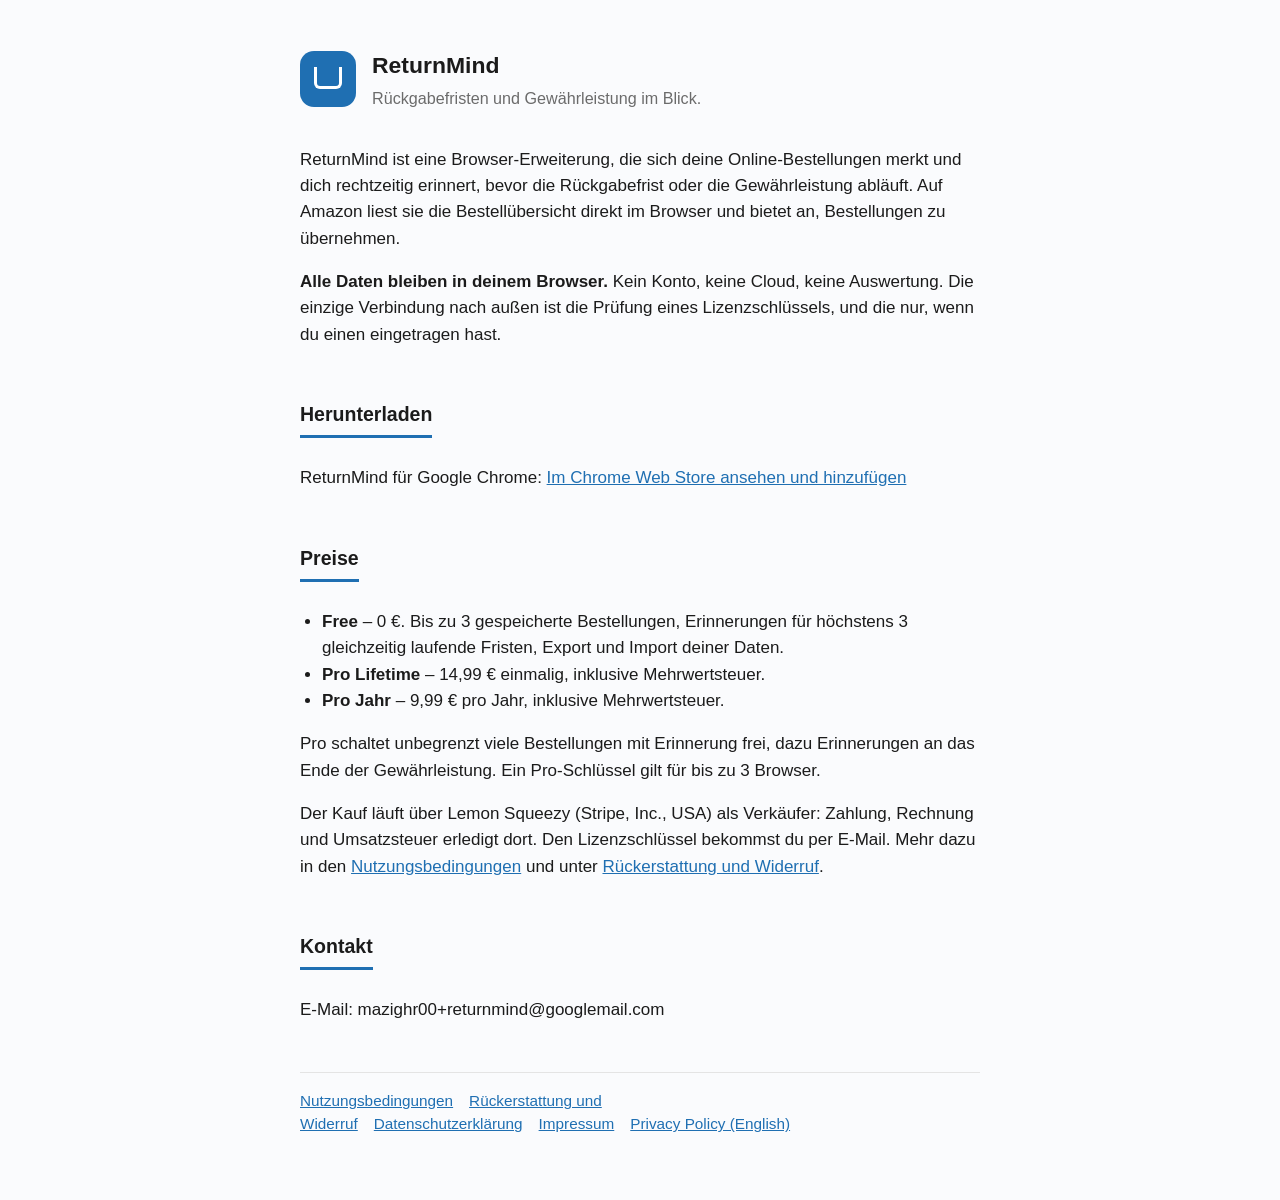
<file: index.html>
<!doctype html>
<html lang="de">
<head>
<meta charset="utf-8">
<meta name="viewport" content="width=device-width, initial-scale=1">
<title>ReturnMind – Rückgabefristen und Gewährleistung im Blick</title>
<link rel="stylesheet" href="style.css">
</head>
<body>
<main>
  <header>
    <div class="mark" aria-hidden="true"></div>
    <div><h1><a href="index.html">ReturnMind</a></h1><p>Rückgabefristen und Gewährleistung im Blick.</p></div>
  </header>

  <p>ReturnMind ist eine Browser-Erweiterung, die sich deine Online-Bestellungen merkt und dich rechtzeitig erinnert, bevor die Rückgabefrist oder die Gewährleistung abläuft. Auf Amazon liest sie die Bestellübersicht direkt im Browser und bietet an, Bestellungen zu übernehmen.</p>
  <p><strong>Alle Daten bleiben in deinem Browser.</strong> Kein Konto, keine Cloud, keine Auswertung. Die einzige Verbindung nach außen ist die Prüfung eines Lizenzschlüssels, und die nur, wenn du einen eingetragen hast.</p>

  <h2>Herunterladen</h2>
  <p>ReturnMind für Google Chrome: <a href="https://chromewebstore.google.com/detail/returnmind/chacfckommkieendpbabmgeegkioldlp">Im Chrome Web Store ansehen und hinzufügen</a></p>

  <h2>Preise</h2>
  <ul>
    <li><strong>Free</strong> – 0&nbsp;€. Bis zu 3 gespeicherte Bestellungen, Erinnerungen für höchstens 3 gleichzeitig laufende Fristen, Export und Import deiner Daten.</li>
    <li><strong>Pro Lifetime</strong> – 14,99&nbsp;€ einmalig, inklusive Mehrwertsteuer.</li>
    <li><strong>Pro Jahr</strong> – 9,99&nbsp;€ pro Jahr, inklusive Mehrwertsteuer.</li>
  </ul>
  <p>Pro schaltet unbegrenzt viele Bestellungen mit Erinnerung frei, dazu Erinnerungen an das Ende der Gewährleistung. Ein Pro-Schlüssel gilt für bis zu 3 Browser.</p>
  <p>Der Kauf läuft über Lemon Squeezy (Stripe, Inc., USA) als Verkäufer: Zahlung, Rechnung und Umsatzsteuer erledigt dort. Den Lizenzschlüssel bekommst du per E-Mail. Mehr dazu in den <a href="nutzungsbedingungen.html">Nutzungsbedingungen</a> und unter <a href="rueckerstattung.html">Rückerstattung und Widerruf</a>.</p>

  <h2>Kontakt</h2>
  <p>E-Mail: mazighr00+returnmind@googlemail.com</p>

  <footer>
    <nav><a href="nutzungsbedingungen.html">Nutzungsbedingungen</a><a href="rueckerstattung.html">Rückerstattung und Widerruf</a><a href="datenschutz.html">Datenschutzerklärung</a><a href="impressum.html">Impressum</a><a href="privacy.html">Privacy Policy (English)</a></nav>
  </footer>
</main>
</body>
</html>
</file>
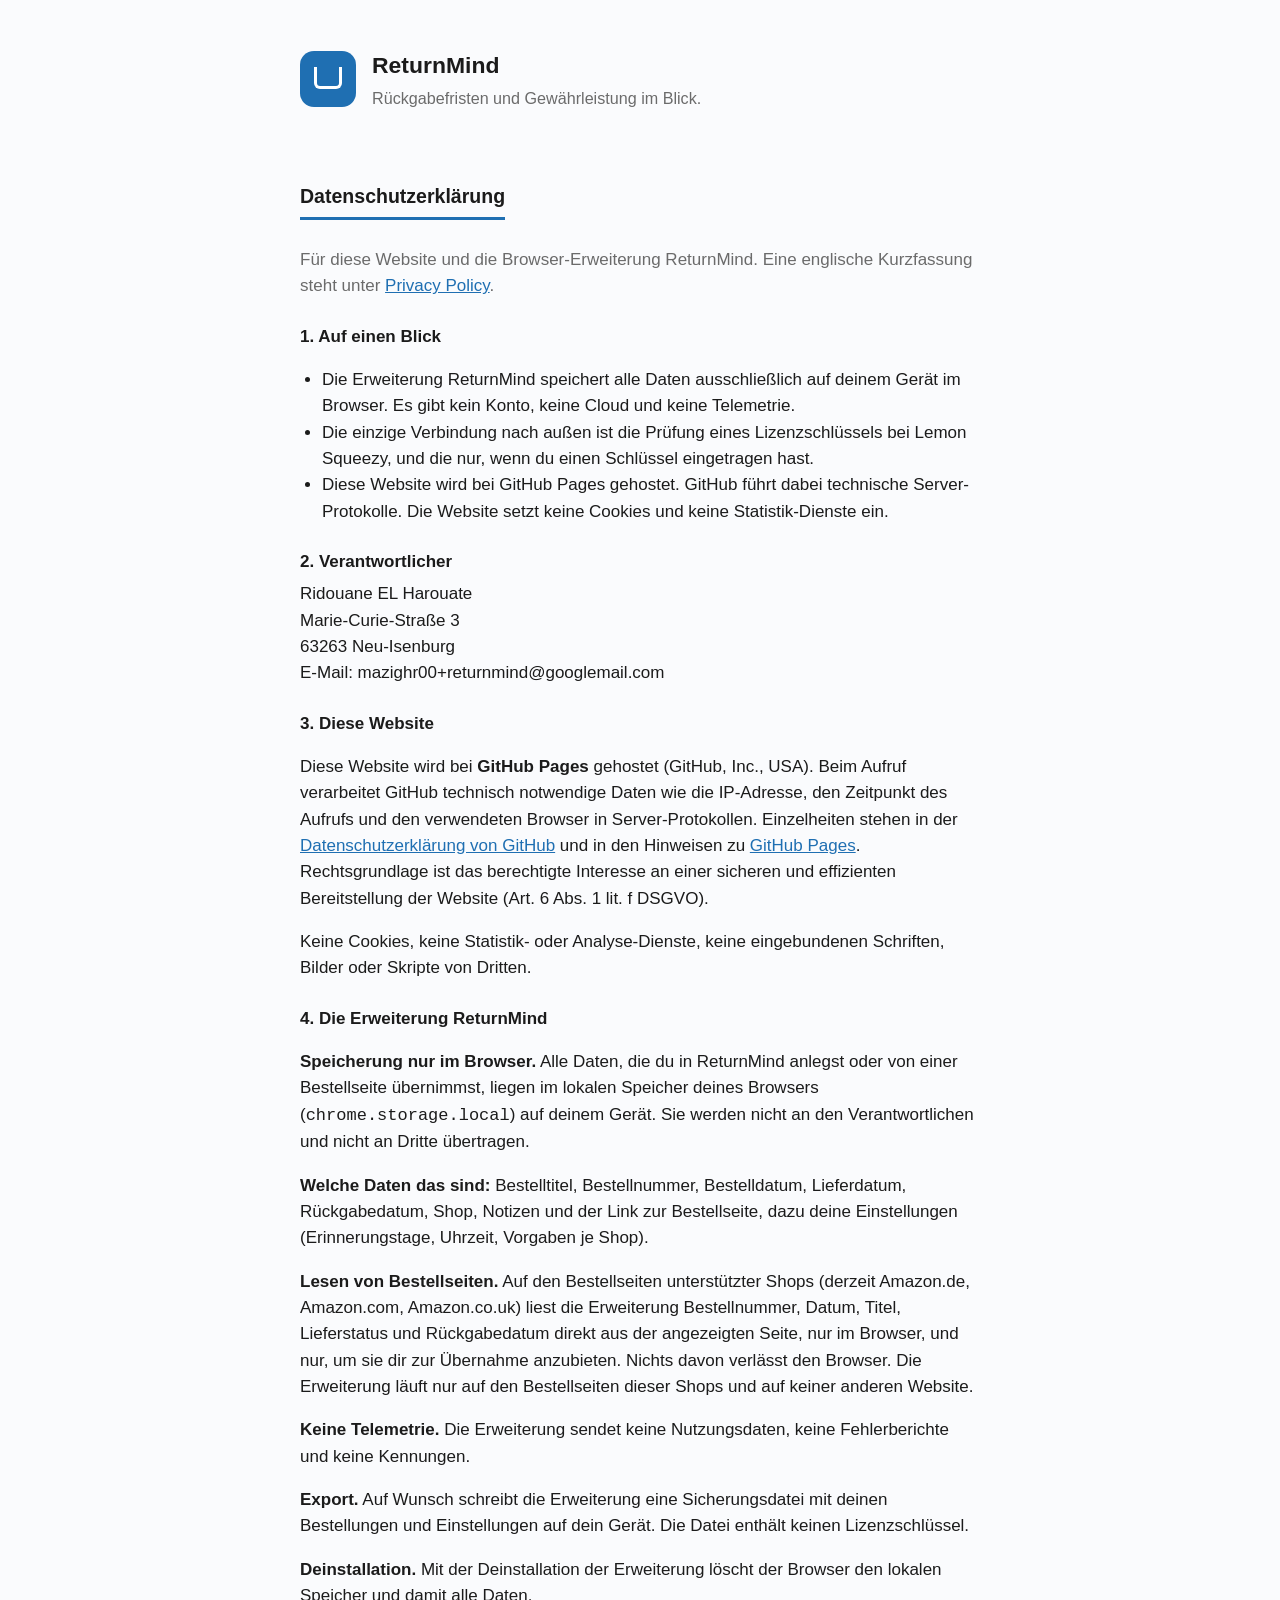
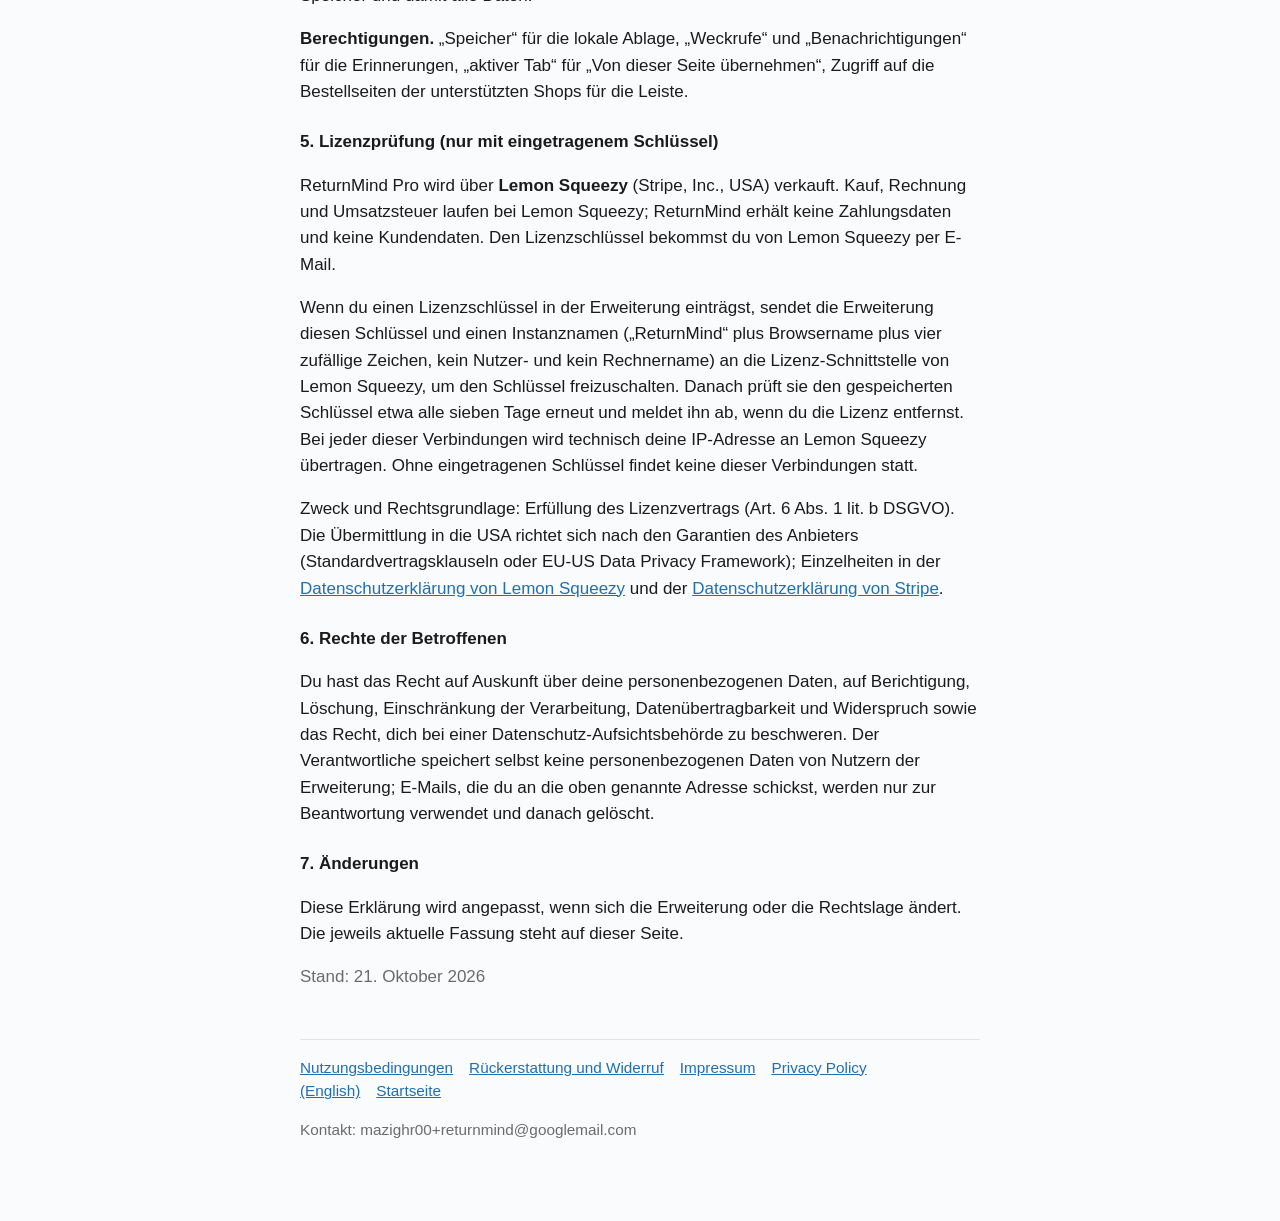
<file: datenschutz.html>
<!doctype html>
<html lang="de">
<head>
<meta charset="utf-8">
<meta name="viewport" content="width=device-width, initial-scale=1">
<meta name="robots" content="noindex">
<title>Datenschutzerklärung – ReturnMind</title>
<link rel="stylesheet" href="style.css">
</head>
<body>
<main>
  <header>
    <div class="mark" aria-hidden="true"></div>
    <div><h1><a href="index.html">ReturnMind</a></h1><p>Rückgabefristen und Gewährleistung im Blick.</p></div>
  </header>

  <h2>Datenschutzerklärung</h2>
  <p class="muted">Für diese Website und die Browser-Erweiterung ReturnMind. Eine englische Kurzfassung steht unter <a href="privacy.html">Privacy Policy</a>.</p>

  <h3>1. Auf einen Blick</h3>
  <ul>
    <li>Die Erweiterung ReturnMind speichert alle Daten ausschließlich auf deinem Gerät im Browser. Es gibt kein Konto, keine Cloud und keine Telemetrie.</li>
    <li>Die einzige Verbindung nach außen ist die Prüfung eines Lizenzschlüssels bei Lemon Squeezy, und die nur, wenn du einen Schlüssel eingetragen hast.</li>
    <li>Diese Website wird bei GitHub Pages gehostet. GitHub führt dabei technische Server-Protokolle. Die Website setzt keine Cookies und keine Statistik-Dienste ein.</li>
  </ul>

  <h3>2. Verantwortlicher</h3>
  <address>
    Ridouane EL Harouate<br>
    Marie-Curie-Straße 3<br>
    63263 Neu-Isenburg<br>
    E-Mail: mazighr00+returnmind@googlemail.com
  </address>

  <h3>3. Diese Website</h3>
  <p>Diese Website wird bei <strong>GitHub Pages</strong> gehostet (GitHub, Inc., USA). Beim Aufruf verarbeitet GitHub technisch notwendige Daten wie die IP-Adresse, den Zeitpunkt des Aufrufs und den verwendeten Browser in Server-Protokollen. Einzelheiten stehen in der <a href="https://docs.github.com/site-policy/privacy-policies/github-general-privacy-statement">Datenschutzerklärung von GitHub</a> und in den Hinweisen zu <a href="https://docs.github.com/en/pages/getting-started-with-github-pages/what-is-github-pages#data-collection">GitHub Pages</a>. Rechtsgrundlage ist das berechtigte Interesse an einer sicheren und effizienten Bereitstellung der Website (Art. 6 Abs. 1 lit. f DSGVO).</p>
  <p>Keine Cookies, keine Statistik- oder Analyse-Dienste, keine eingebundenen Schriften, Bilder oder Skripte von Dritten.</p>

  <h3>4. Die Erweiterung ReturnMind</h3>
  <p><strong>Speicherung nur im Browser.</strong> Alle Daten, die du in ReturnMind anlegst oder von einer Bestellseite übernimmst, liegen im lokalen Speicher deines Browsers (<code>chrome.storage.local</code>) auf deinem Gerät. Sie werden nicht an den Verantwortlichen und nicht an Dritte übertragen.</p>
  <p><strong>Welche Daten das sind:</strong> Bestelltitel, Bestellnummer, Bestelldatum, Lieferdatum, Rückgabedatum, Shop, Notizen und der Link zur Bestellseite, dazu deine Einstellungen (Erinnerungstage, Uhrzeit, Vorgaben je Shop).</p>
  <p><strong>Lesen von Bestellseiten.</strong> Auf den Bestellseiten unterstützter Shops (derzeit Amazon.de, Amazon.com, Amazon.co.uk) liest die Erweiterung Bestellnummer, Datum, Titel, Lieferstatus und Rückgabedatum direkt aus der angezeigten Seite, nur im Browser, und nur, um sie dir zur Übernahme anzubieten. Nichts davon verlässt den Browser. Die Erweiterung läuft nur auf den Bestellseiten dieser Shops und auf keiner anderen Website.</p>
  <p><strong>Keine Telemetrie.</strong> Die Erweiterung sendet keine Nutzungsdaten, keine Fehlerberichte und keine Kennungen.</p>
  <p><strong>Export.</strong> Auf Wunsch schreibt die Erweiterung eine Sicherungsdatei mit deinen Bestellungen und Einstellungen auf dein Gerät. Die Datei enthält keinen Lizenzschlüssel.</p>
  <p><strong>Deinstallation.</strong> Mit der Deinstallation der Erweiterung löscht der Browser den lokalen Speicher und damit alle Daten.</p>
  <p><strong>Berechtigungen.</strong> „Speicher“ für die lokale Ablage, „Weckrufe“ und „Benachrichtigungen“ für die Erinnerungen, „aktiver Tab“ für „Von dieser Seite übernehmen“, Zugriff auf die Bestellseiten der unterstützten Shops für die Leiste.</p>

  <h3>5. Lizenzprüfung (nur mit eingetragenem Schlüssel)</h3>
  <p>ReturnMind Pro wird über <strong>Lemon Squeezy</strong> (Stripe, Inc., USA) verkauft. Kauf, Rechnung und Umsatzsteuer laufen bei Lemon Squeezy; ReturnMind erhält keine Zahlungsdaten und keine Kundendaten. Den Lizenzschlüssel bekommst du von Lemon Squeezy per E-Mail.</p>
  <p>Wenn du einen Lizenzschlüssel in der Erweiterung einträgst, sendet die Erweiterung diesen Schlüssel und einen Instanznamen („ReturnMind“ plus Browsername plus vier zufällige Zeichen, kein Nutzer- und kein Rechnername) an die Lizenz-Schnittstelle von Lemon Squeezy, um den Schlüssel freizuschalten. Danach prüft sie den gespeicherten Schlüssel etwa alle sieben Tage erneut und meldet ihn ab, wenn du die Lizenz entfernst. Bei jeder dieser Verbindungen wird technisch deine IP-Adresse an Lemon Squeezy übertragen. Ohne eingetragenen Schlüssel findet keine dieser Verbindungen statt.</p>
  <p>Zweck und Rechtsgrundlage: Erfüllung des Lizenzvertrags (Art. 6 Abs. 1 lit. b DSGVO). Die Übermittlung in die USA richtet sich nach den Garantien des Anbieters (Standardvertragsklauseln oder EU-US Data Privacy Framework); Einzelheiten in der <a href="https://www.lemonsqueezy.com/privacy">Datenschutzerklärung von Lemon Squeezy</a> und der <a href="https://stripe.com/privacy">Datenschutzerklärung von Stripe</a>.</p>

  <h3>6. Rechte der Betroffenen</h3>
  <p>Du hast das Recht auf Auskunft über deine personenbezogenen Daten, auf Berichtigung, Löschung, Einschränkung der Verarbeitung, Datenübertragbarkeit und Widerspruch sowie das Recht, dich bei einer Datenschutz-Aufsichtsbehörde zu beschweren. Der Verantwortliche speichert selbst keine personenbezogenen Daten von Nutzern der Erweiterung; E-Mails, die du an die oben genannte Adresse schickst, werden nur zur Beantwortung verwendet und danach gelöscht.</p>

  <h3>7. Änderungen</h3>
  <p>Diese Erklärung wird angepasst, wenn sich die Erweiterung oder die Rechtslage ändert. Die jeweils aktuelle Fassung steht auf dieser Seite.</p>
  <p class="muted">Stand: 21. Oktober 2026</p>

  <footer>
    <nav><a href="nutzungsbedingungen.html">Nutzungsbedingungen</a><a href="rueckerstattung.html">Rückerstattung und Widerruf</a><a href="impressum.html">Impressum</a><a href="privacy.html">Privacy Policy (English)</a><a href="index.html">Startseite</a></nav>
    <p>Kontakt: mazighr00+returnmind@googlemail.com</p>
  </footer>
</main>
</body>
</html>
</file>
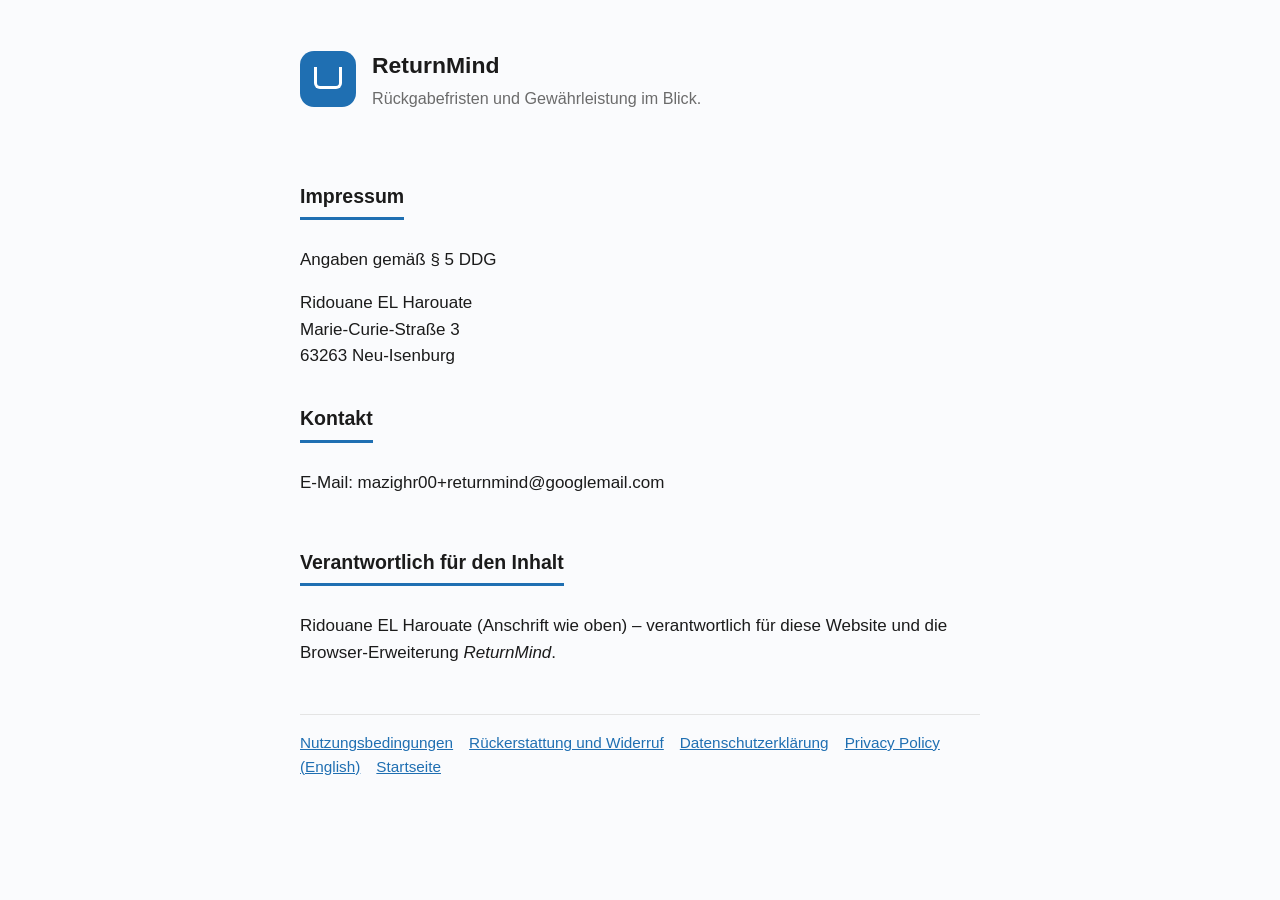
<file: impressum.html>
<!doctype html>
<html lang="de">
<head>
<meta charset="utf-8">
<meta name="viewport" content="width=device-width, initial-scale=1">
<meta name="robots" content="noindex">
<title>Impressum – ReturnMind</title>
<link rel="stylesheet" href="style.css">
</head>
<body>
<main>
  <header>
    <div class="mark" aria-hidden="true"></div>
    <div><h1><a href="index.html">ReturnMind</a></h1><p>Rückgabefristen und Gewährleistung im Blick.</p></div>
  </header>

  <h2>Impressum</h2>
  <p>Angaben gemäß § 5 DDG</p>
  <address>
    Ridouane EL Harouate<br>
    Marie-Curie-Straße 3<br>
    63263 Neu-Isenburg
  </address>

  <h2>Kontakt</h2>
  <p>E-Mail: mazighr00+returnmind@googlemail.com</p>

  <h2>Verantwortlich für den Inhalt</h2>
  <p>Ridouane EL Harouate (Anschrift wie oben) – verantwortlich für diese Website und die Browser-Erweiterung <em>ReturnMind</em>.</p>

  <footer>
    <nav><a href="nutzungsbedingungen.html">Nutzungsbedingungen</a><a href="rueckerstattung.html">Rückerstattung und Widerruf</a><a href="datenschutz.html">Datenschutzerklärung</a><a href="privacy.html">Privacy Policy (English)</a><a href="index.html">Startseite</a></nav>
  </footer>
</main>
</body>
</html>
</file>
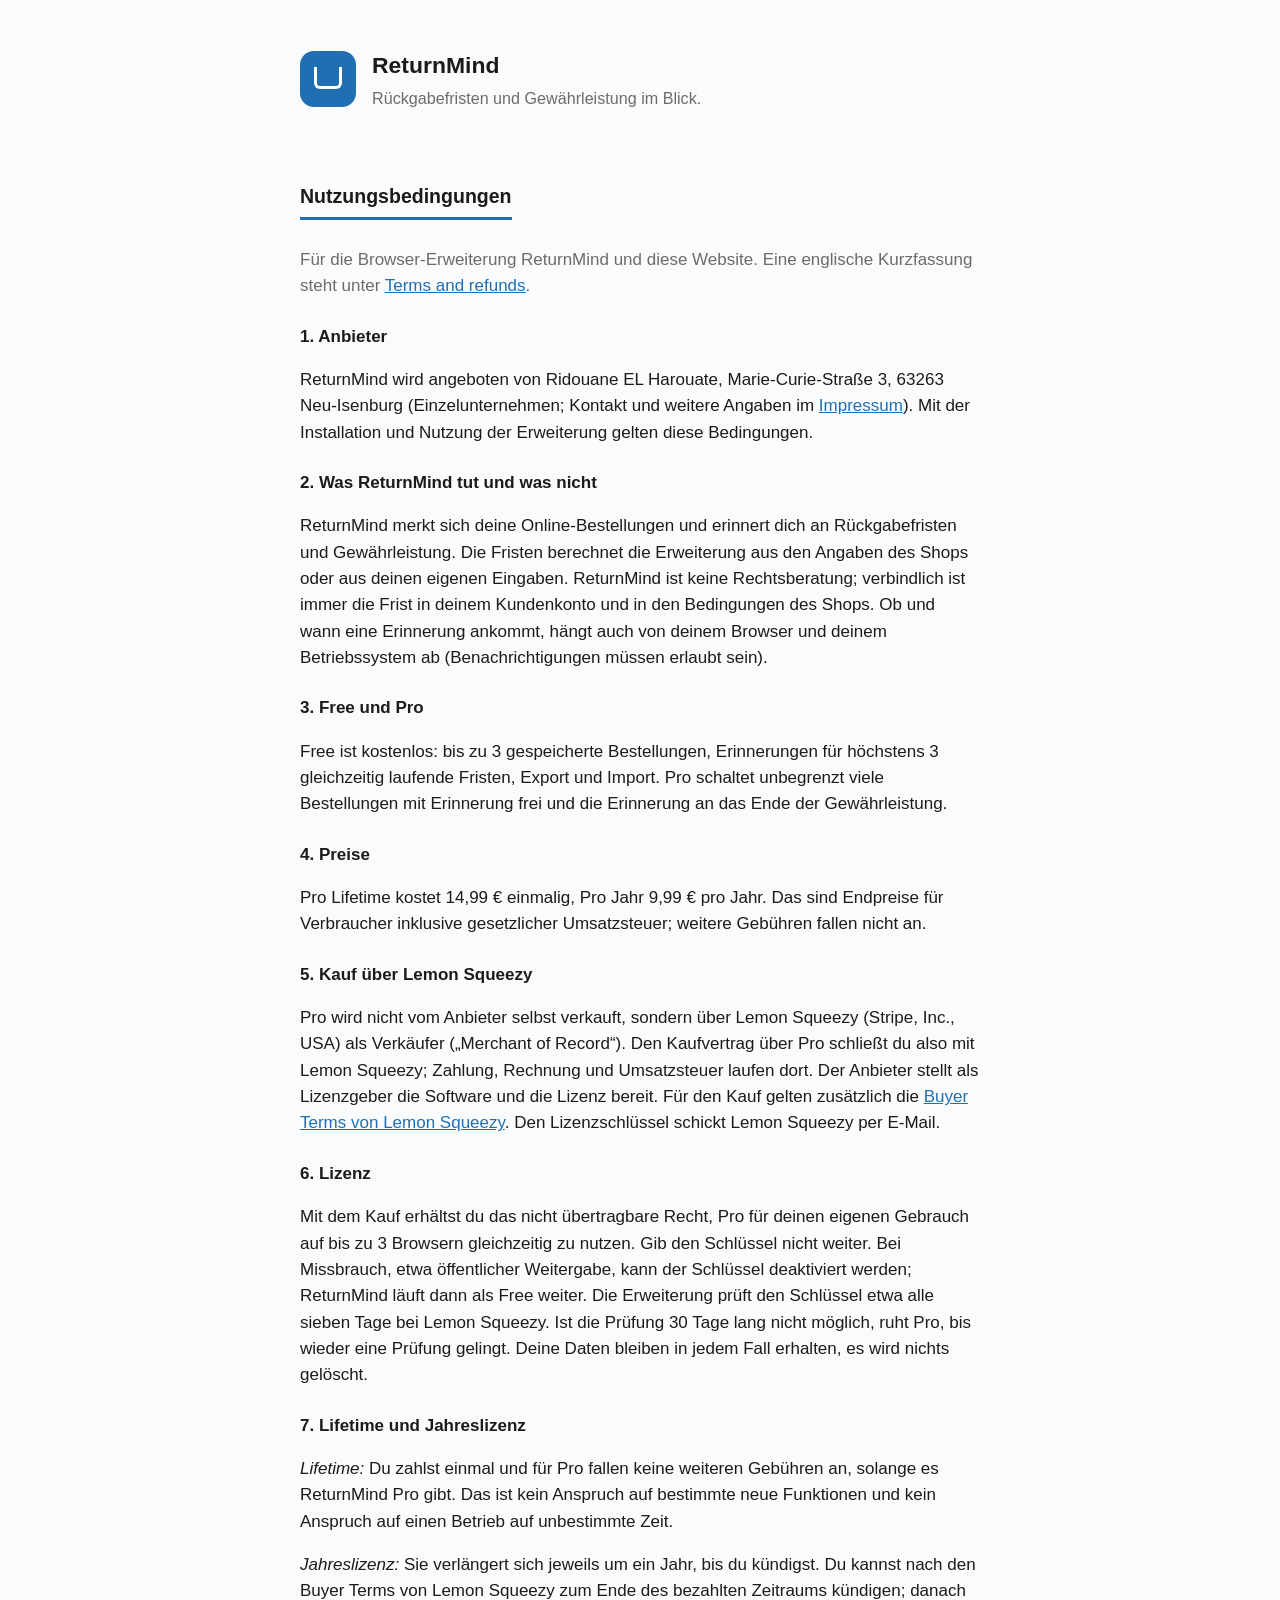
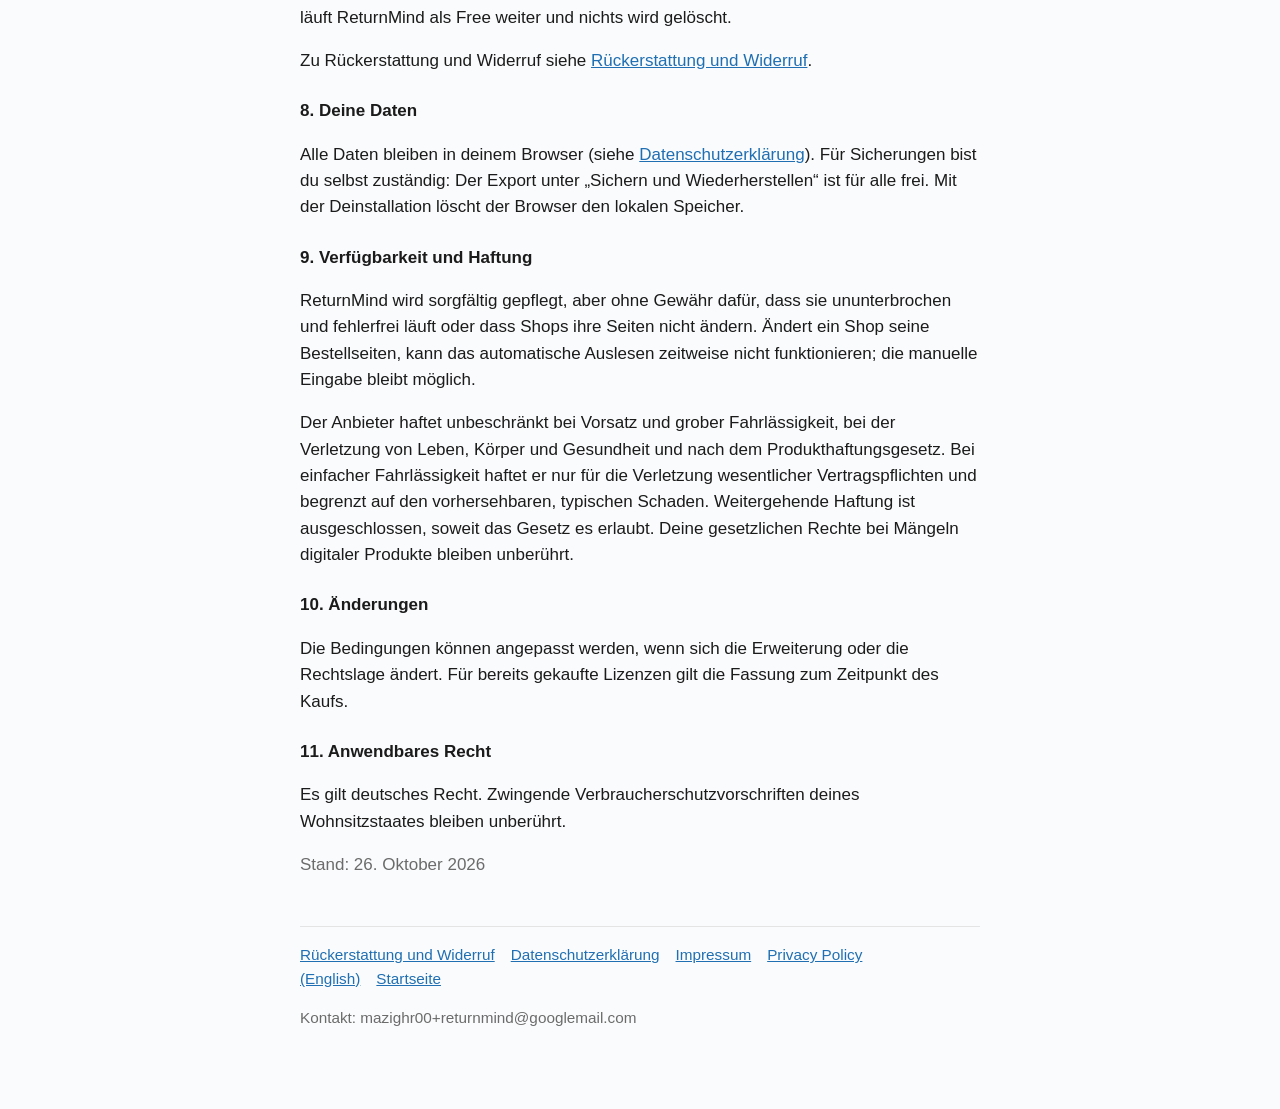
<file: nutzungsbedingungen.html>
<!doctype html>
<html lang="de">
<head>
<meta charset="utf-8">
<meta name="viewport" content="width=device-width, initial-scale=1">
<meta name="robots" content="noindex">
<title>Nutzungsbedingungen – ReturnMind</title>
<link rel="stylesheet" href="style.css">
</head>
<body>
<main>
  <header>
    <div class="mark" aria-hidden="true"></div>
    <div><h1><a href="index.html">ReturnMind</a></h1><p>Rückgabefristen und Gewährleistung im Blick.</p></div>
  </header>

  <h2>Nutzungsbedingungen</h2>
  <p class="muted">Für die Browser-Erweiterung ReturnMind und diese Website. Eine englische Kurzfassung steht unter <a href="terms.html">Terms and refunds</a>.</p>

  <h3>1. Anbieter</h3>
  <p>ReturnMind wird angeboten von Ridouane EL Harouate, Marie-Curie-Straße 3, 63263 Neu-Isenburg (Einzelunternehmen; Kontakt und weitere Angaben im <a href="impressum.html">Impressum</a>). Mit der Installation und Nutzung der Erweiterung gelten diese Bedingungen.</p>

  <h3>2. Was ReturnMind tut und was nicht</h3>
  <p>ReturnMind merkt sich deine Online-Bestellungen und erinnert dich an Rückgabefristen und Gewährleistung. Die Fristen berechnet die Erweiterung aus den Angaben des Shops oder aus deinen eigenen Eingaben. ReturnMind ist keine Rechtsberatung; verbindlich ist immer die Frist in deinem Kundenkonto und in den Bedingungen des Shops. Ob und wann eine Erinnerung ankommt, hängt auch von deinem Browser und deinem Betriebssystem ab (Benachrichtigungen müssen erlaubt sein).</p>

  <h3>3. Free und Pro</h3>
  <p>Free ist kostenlos: bis zu 3 gespeicherte Bestellungen, Erinnerungen für höchstens 3 gleichzeitig laufende Fristen, Export und Import. Pro schaltet unbegrenzt viele Bestellungen mit Erinnerung frei und die Erinnerung an das Ende der Gewährleistung.</p>

  <h3>4. Preise</h3>
  <p>Pro Lifetime kostet 14,99&nbsp;€ einmalig, Pro Jahr 9,99&nbsp;€ pro Jahr. Das sind Endpreise für Verbraucher inklusive gesetzlicher Umsatzsteuer; weitere Gebühren fallen nicht an.</p>

  <h3>5. Kauf über Lemon Squeezy</h3>
  <p>Pro wird nicht vom Anbieter selbst verkauft, sondern über Lemon Squeezy (Stripe, Inc., USA) als Verkäufer („Merchant of Record“). Den Kaufvertrag über Pro schließt du also mit Lemon Squeezy; Zahlung, Rechnung und Umsatzsteuer laufen dort. Der Anbieter stellt als Lizenzgeber die Software und die Lizenz bereit. Für den Kauf gelten zusätzlich die <a href="https://www.lemonsqueezy.com/buyer-terms">Buyer Terms von Lemon Squeezy</a>. Den Lizenzschlüssel schickt Lemon Squeezy per E-Mail.</p>

  <h3>6. Lizenz</h3>
  <p>Mit dem Kauf erhältst du das nicht übertragbare Recht, Pro für deinen eigenen Gebrauch auf bis zu 3 Browsern gleichzeitig zu nutzen. Gib den Schlüssel nicht weiter. Bei Missbrauch, etwa öffentlicher Weitergabe, kann der Schlüssel deaktiviert werden; ReturnMind läuft dann als Free weiter. Die Erweiterung prüft den Schlüssel etwa alle sieben Tage bei Lemon Squeezy. Ist die Prüfung 30 Tage lang nicht möglich, ruht Pro, bis wieder eine Prüfung gelingt. Deine Daten bleiben in jedem Fall erhalten, es wird nichts gelöscht.</p>

  <h3>7. Lifetime und Jahreslizenz</h3>
  <p><em>Lifetime:</em> Du zahlst einmal und für Pro fallen keine weiteren Gebühren an, solange es ReturnMind Pro gibt. Das ist kein Anspruch auf bestimmte neue Funktionen und kein Anspruch auf einen Betrieb auf unbestimmte Zeit.</p>
  <p><em>Jahreslizenz:</em> Sie verlängert sich jeweils um ein Jahr, bis du kündigst. Du kannst nach den Buyer Terms von Lemon Squeezy zum Ende des bezahlten Zeitraums kündigen; danach läuft ReturnMind als Free weiter und nichts wird gelöscht.</p>
  <p>Zu Rückerstattung und Widerruf siehe <a href="rueckerstattung.html">Rückerstattung und Widerruf</a>.</p>

  <h3>8. Deine Daten</h3>
  <p>Alle Daten bleiben in deinem Browser (siehe <a href="datenschutz.html">Datenschutzerklärung</a>). Für Sicherungen bist du selbst zuständig: Der Export unter „Sichern und Wiederherstellen“ ist für alle frei. Mit der Deinstallation löscht der Browser den lokalen Speicher.</p>

  <h3>9. Verfügbarkeit und Haftung</h3>
  <p>ReturnMind wird sorgfältig gepflegt, aber ohne Gewähr dafür, dass sie ununterbrochen und fehlerfrei läuft oder dass Shops ihre Seiten nicht ändern. Ändert ein Shop seine Bestellseiten, kann das automatische Auslesen zeitweise nicht funktionieren; die manuelle Eingabe bleibt möglich.</p>
  <p>Der Anbieter haftet unbeschränkt bei Vorsatz und grober Fahrlässigkeit, bei der Verletzung von Leben, Körper und Gesundheit und nach dem Produkthaftungsgesetz. Bei einfacher Fahrlässigkeit haftet er nur für die Verletzung wesentlicher Vertragspflichten und begrenzt auf den vorhersehbaren, typischen Schaden. Weitergehende Haftung ist ausgeschlossen, soweit das Gesetz es erlaubt. Deine gesetzlichen Rechte bei Mängeln digitaler Produkte bleiben unberührt.</p>

  <h3>10. Änderungen</h3>
  <p>Die Bedingungen können angepasst werden, wenn sich die Erweiterung oder die Rechtslage ändert. Für bereits gekaufte Lizenzen gilt die Fassung zum Zeitpunkt des Kaufs.</p>

  <h3>11. Anwendbares Recht</h3>
  <p>Es gilt deutsches Recht. Zwingende Verbraucherschutzvorschriften deines Wohnsitzstaates bleiben unberührt.</p>
  <p class="muted">Stand: 26. Oktober 2026</p>

  <footer>
    <nav><a href="rueckerstattung.html">Rückerstattung und Widerruf</a><a href="datenschutz.html">Datenschutzerklärung</a><a href="impressum.html">Impressum</a><a href="privacy.html">Privacy Policy (English)</a><a href="index.html">Startseite</a></nav>
    <p>Kontakt: mazighr00+returnmind@googlemail.com</p>
  </footer>
</main>
</body>
</html>
</file>
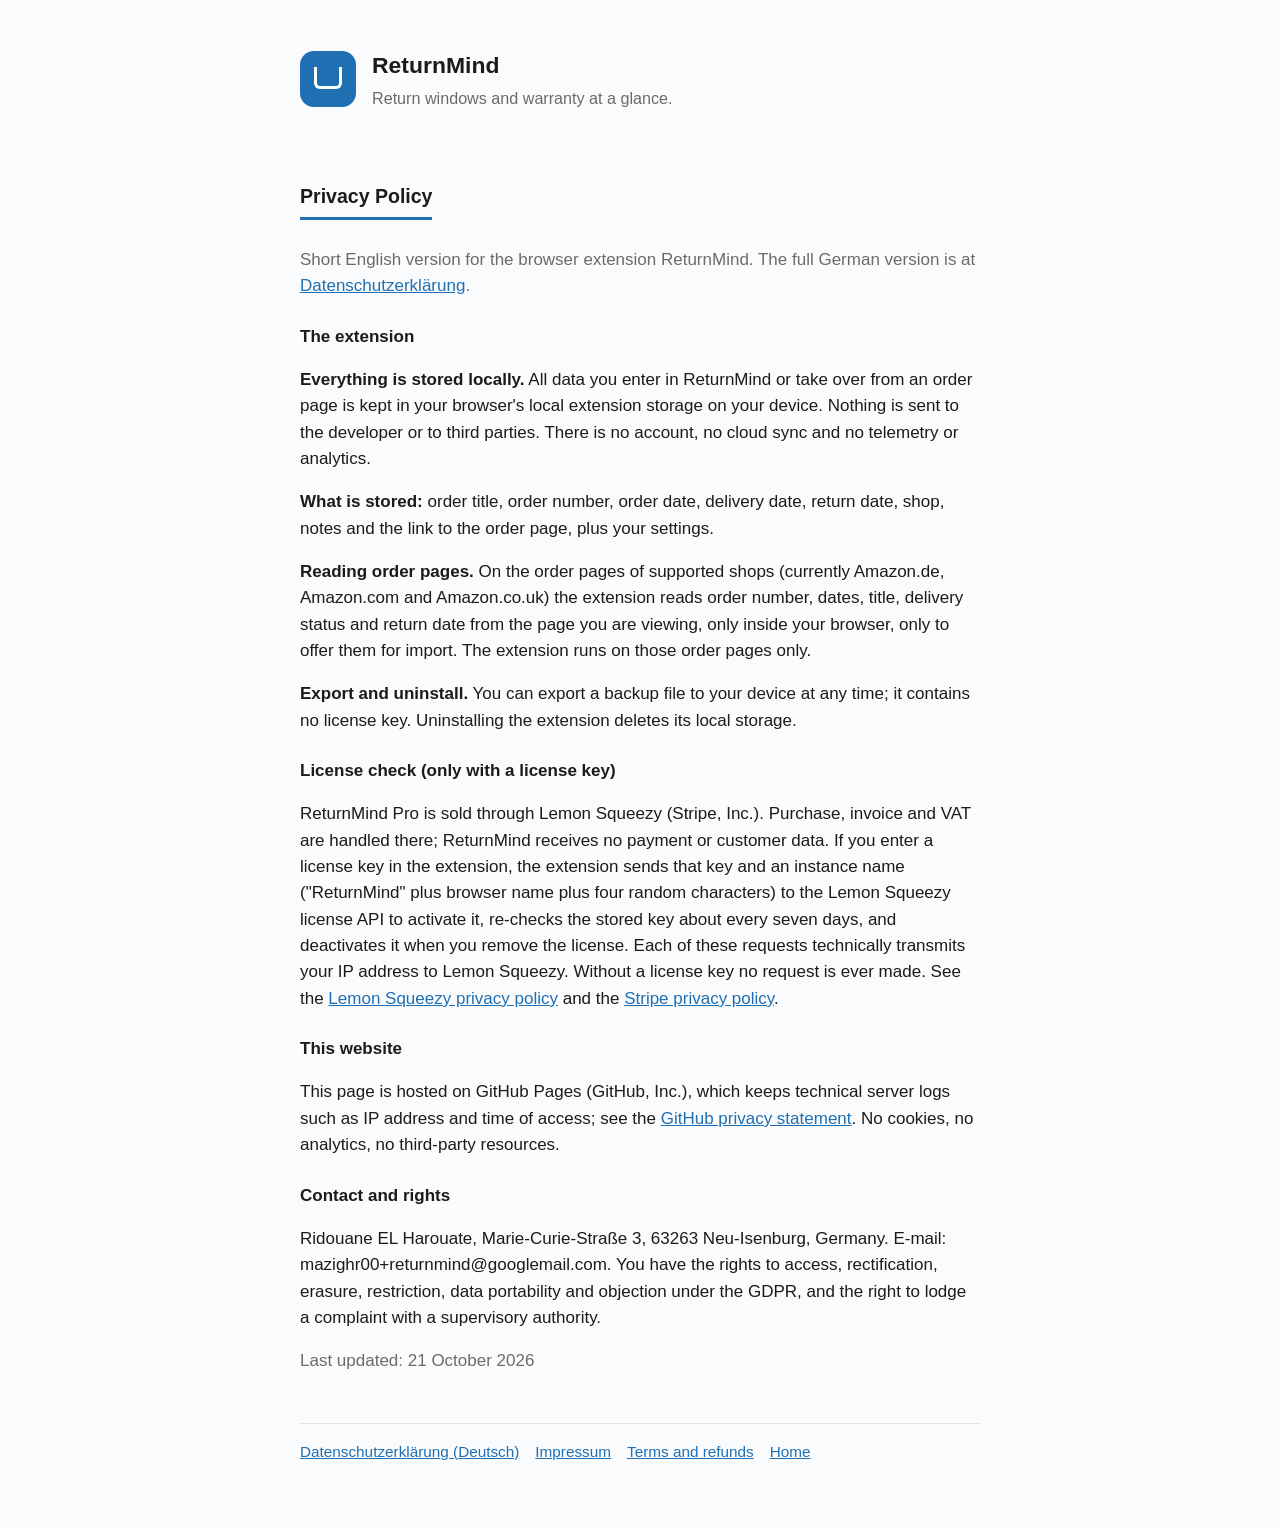
<file: privacy.html>
<!doctype html>
<html lang="en">
<head>
<meta charset="utf-8">
<meta name="viewport" content="width=device-width, initial-scale=1">
<meta name="robots" content="noindex">
<title>Privacy Policy – ReturnMind</title>
<link rel="stylesheet" href="style.css">
</head>
<body>
<main>
  <header>
    <div class="mark" aria-hidden="true"></div>
    <div><h1><a href="index.html">ReturnMind</a></h1><p>Return windows and warranty at a glance.</p></div>
  </header>

  <h2>Privacy Policy</h2>
  <p class="muted">Short English version for the browser extension ReturnMind. The full German version is at <a href="datenschutz.html">Datenschutzerklärung</a>.</p>

  <h3>The extension</h3>
  <p><strong>Everything is stored locally.</strong> All data you enter in ReturnMind or take over from an order page is kept in your browser's local extension storage on your device. Nothing is sent to the developer or to third parties. There is no account, no cloud sync and no telemetry or analytics.</p>
  <p><strong>What is stored:</strong> order title, order number, order date, delivery date, return date, shop, notes and the link to the order page, plus your settings.</p>
  <p><strong>Reading order pages.</strong> On the order pages of supported shops (currently Amazon.de, Amazon.com and Amazon.co.uk) the extension reads order number, dates, title, delivery status and return date from the page you are viewing, only inside your browser, only to offer them for import. The extension runs on those order pages only.</p>
  <p><strong>Export and uninstall.</strong> You can export a backup file to your device at any time; it contains no license key. Uninstalling the extension deletes its local storage.</p>

  <h3>License check (only with a license key)</h3>
  <p>ReturnMind Pro is sold through Lemon Squeezy (Stripe, Inc.). Purchase, invoice and VAT are handled there; ReturnMind receives no payment or customer data. If you enter a license key in the extension, the extension sends that key and an instance name ("ReturnMind" plus browser name plus four random characters) to the Lemon Squeezy license API to activate it, re-checks the stored key about every seven days, and deactivates it when you remove the license. Each of these requests technically transmits your IP address to Lemon Squeezy. Without a license key no request is ever made. See the <a href="https://www.lemonsqueezy.com/privacy">Lemon Squeezy privacy policy</a> and the <a href="https://stripe.com/privacy">Stripe privacy policy</a>.</p>

  <h3>This website</h3>
  <p>This page is hosted on GitHub Pages (GitHub, Inc.), which keeps technical server logs such as IP address and time of access; see the <a href="https://docs.github.com/site-policy/privacy-policies/github-general-privacy-statement">GitHub privacy statement</a>. No cookies, no analytics, no third-party resources.</p>

  <h3>Contact and rights</h3>
  <p>Ridouane EL Harouate, Marie-Curie-Straße 3, 63263 Neu-Isenburg, Germany. E-mail: mazighr00+returnmind@googlemail.com. You have the rights to access, rectification, erasure, restriction, data portability and objection under the GDPR, and the right to lodge a complaint with a supervisory authority.</p>
  <p class="muted">Last updated: 21 October 2026</p>

  <footer>
    <nav><a href="datenschutz.html">Datenschutzerklärung (Deutsch)</a><a href="impressum.html">Impressum</a><a href="terms.html">Terms and refunds</a><a href="index.html">Home</a></nav>
  </footer>
</main>
</body>
</html>
</file>
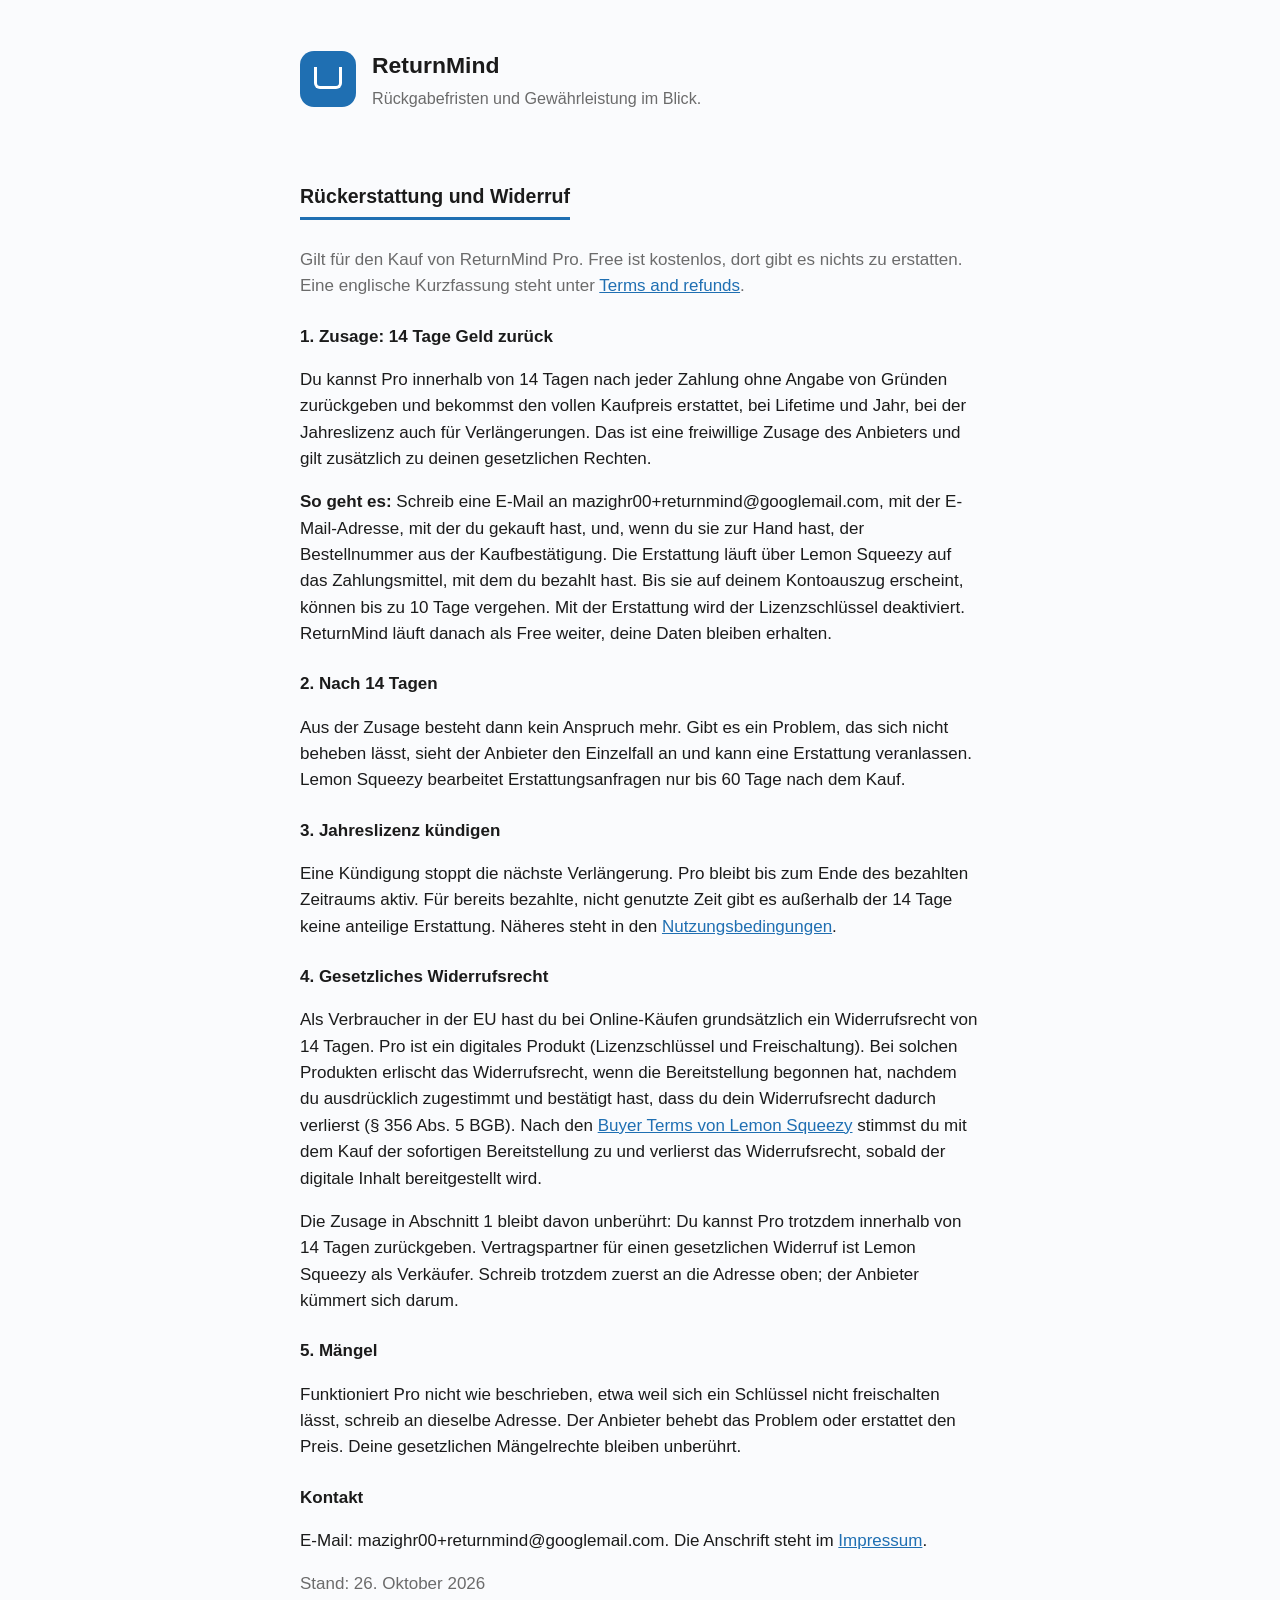
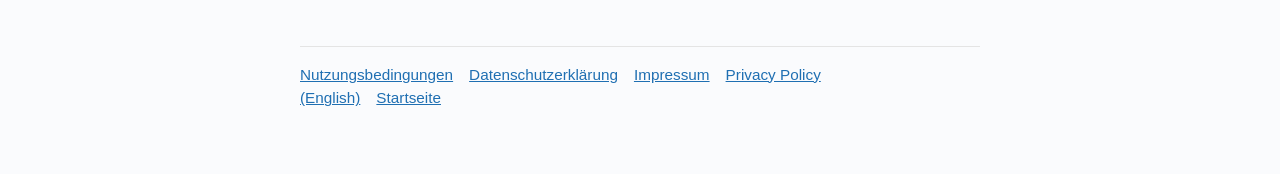
<file: rueckerstattung.html>
<!doctype html>
<html lang="de">
<head>
<meta charset="utf-8">
<meta name="viewport" content="width=device-width, initial-scale=1">
<meta name="robots" content="noindex">
<title>Rückerstattung und Widerruf – ReturnMind</title>
<link rel="stylesheet" href="style.css">
</head>
<body>
<main>
  <header>
    <div class="mark" aria-hidden="true"></div>
    <div><h1><a href="index.html">ReturnMind</a></h1><p>Rückgabefristen und Gewährleistung im Blick.</p></div>
  </header>

  <h2>Rückerstattung und Widerruf</h2>
  <p class="muted">Gilt für den Kauf von ReturnMind Pro. Free ist kostenlos, dort gibt es nichts zu erstatten. Eine englische Kurzfassung steht unter <a href="terms.html">Terms and refunds</a>.</p>

  <h3>1. Zusage: 14 Tage Geld zurück</h3>
  <p>Du kannst Pro innerhalb von 14 Tagen nach jeder Zahlung ohne Angabe von Gründen zurückgeben und bekommst den vollen Kaufpreis erstattet, bei Lifetime und Jahr, bei der Jahreslizenz auch für Verlängerungen. Das ist eine freiwillige Zusage des Anbieters und gilt zusätzlich zu deinen gesetzlichen Rechten.</p>
  <p><strong>So geht es:</strong> Schreib eine E-Mail an mazighr00+returnmind@googlemail.com, mit der E-Mail-Adresse, mit der du gekauft hast, und, wenn du sie zur Hand hast, der Bestellnummer aus der Kaufbestätigung. Die Erstattung läuft über Lemon Squeezy auf das Zahlungsmittel, mit dem du bezahlt hast. Bis sie auf deinem Kontoauszug erscheint, können bis zu 10 Tage vergehen. Mit der Erstattung wird der Lizenzschlüssel deaktiviert. ReturnMind läuft danach als Free weiter, deine Daten bleiben erhalten.</p>

  <h3>2. Nach 14 Tagen</h3>
  <p>Aus der Zusage besteht dann kein Anspruch mehr. Gibt es ein Problem, das sich nicht beheben lässt, sieht der Anbieter den Einzelfall an und kann eine Erstattung veranlassen. Lemon Squeezy bearbeitet Erstattungsanfragen nur bis 60 Tage nach dem Kauf.</p>

  <h3>3. Jahreslizenz kündigen</h3>
  <p>Eine Kündigung stoppt die nächste Verlängerung. Pro bleibt bis zum Ende des bezahlten Zeitraums aktiv. Für bereits bezahlte, nicht genutzte Zeit gibt es außerhalb der 14 Tage keine anteilige Erstattung. Näheres steht in den <a href="nutzungsbedingungen.html">Nutzungsbedingungen</a>.</p>

  <h3>4. Gesetzliches Widerrufsrecht</h3>
  <p>Als Verbraucher in der EU hast du bei Online-Käufen grundsätzlich ein Widerrufsrecht von 14 Tagen. Pro ist ein digitales Produkt (Lizenzschlüssel und Freischaltung). Bei solchen Produkten erlischt das Widerrufsrecht, wenn die Bereitstellung begonnen hat, nachdem du ausdrücklich zugestimmt und bestätigt hast, dass du dein Widerrufsrecht dadurch verlierst (§&nbsp;356 Abs.&nbsp;5 BGB). Nach den <a href="https://www.lemonsqueezy.com/buyer-terms">Buyer Terms von Lemon Squeezy</a> stimmst du mit dem Kauf der sofortigen Bereitstellung zu und verlierst das Widerrufsrecht, sobald der digitale Inhalt bereitgestellt wird.</p>
  <p>Die Zusage in Abschnitt 1 bleibt davon unberührt: Du kannst Pro trotzdem innerhalb von 14 Tagen zurückgeben. Vertragspartner für einen gesetzlichen Widerruf ist Lemon Squeezy als Verkäufer. Schreib trotzdem zuerst an die Adresse oben; der Anbieter kümmert sich darum.</p>

  <h3>5. Mängel</h3>
  <p>Funktioniert Pro nicht wie beschrieben, etwa weil sich ein Schlüssel nicht freischalten lässt, schreib an dieselbe Adresse. Der Anbieter behebt das Problem oder erstattet den Preis. Deine gesetzlichen Mängelrechte bleiben unberührt.</p>

  <h3>Kontakt</h3>
  <p>E-Mail: mazighr00+returnmind@googlemail.com. Die Anschrift steht im <a href="impressum.html">Impressum</a>.</p>
  <p class="muted">Stand: 26. Oktober 2026</p>

  <footer>
    <nav><a href="nutzungsbedingungen.html">Nutzungsbedingungen</a><a href="datenschutz.html">Datenschutzerklärung</a><a href="impressum.html">Impressum</a><a href="privacy.html">Privacy Policy (English)</a><a href="index.html">Startseite</a></nav>
  </footer>
</main>
</body>
</html>
</file>
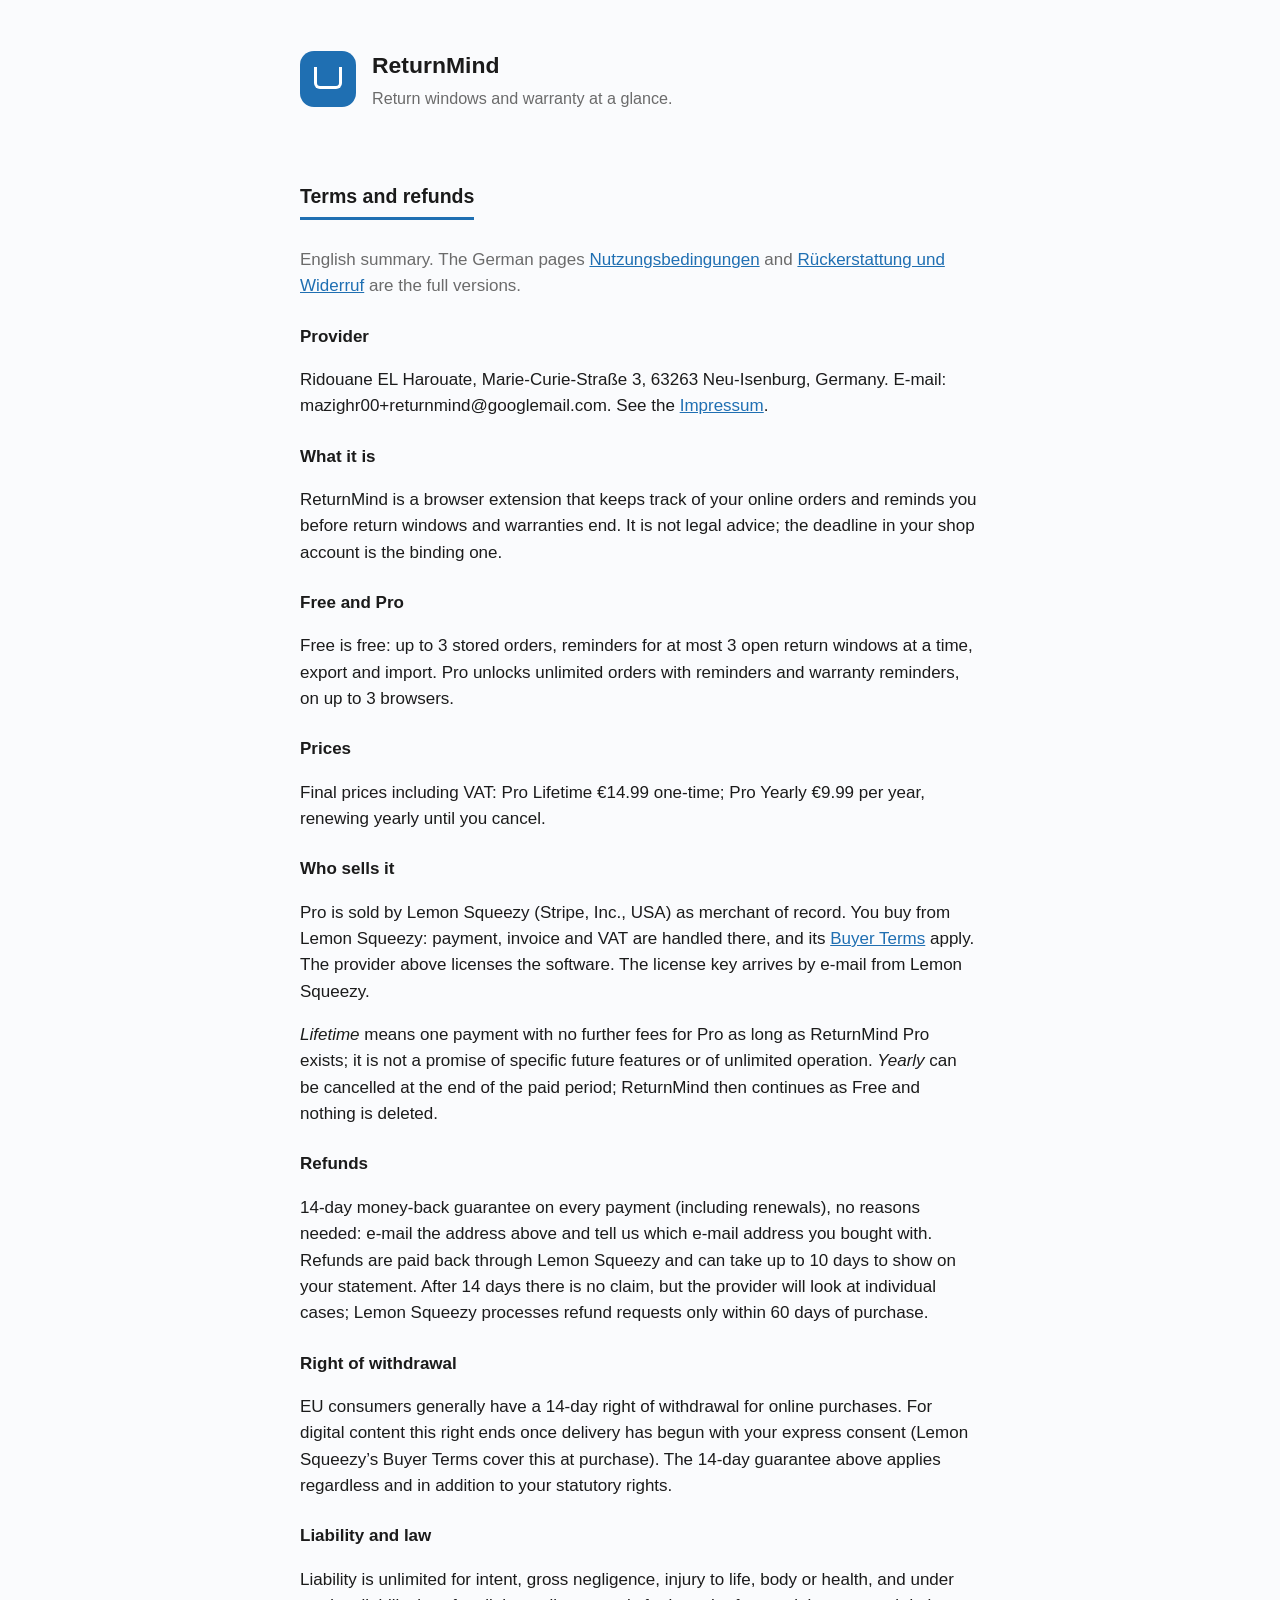
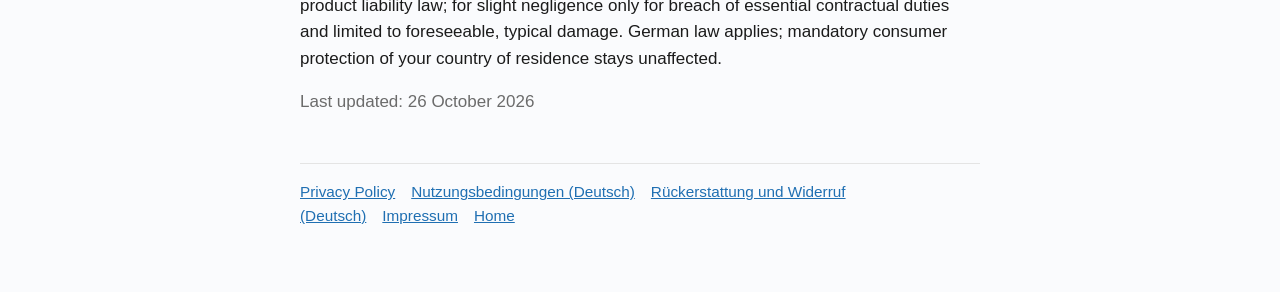
<file: terms.html>
<!doctype html>
<html lang="en">
<head>
<meta charset="utf-8">
<meta name="viewport" content="width=device-width, initial-scale=1">
<meta name="robots" content="noindex">
<title>Terms and refunds – ReturnMind</title>
<link rel="stylesheet" href="style.css">
</head>
<body>
<main>
  <header>
    <div class="mark" aria-hidden="true"></div>
    <div><h1><a href="index.html">ReturnMind</a></h1><p>Return windows and warranty at a glance.</p></div>
  </header>

  <h2>Terms and refunds</h2>
  <p class="muted">English summary. The German pages <a href="nutzungsbedingungen.html">Nutzungsbedingungen</a> and <a href="rueckerstattung.html">Rückerstattung und Widerruf</a> are the full versions.</p>

  <h3>Provider</h3>
  <p>Ridouane EL Harouate, Marie-Curie-Straße 3, 63263 Neu-Isenburg, Germany. E-mail: mazighr00+returnmind@googlemail.com. See the <a href="impressum.html">Impressum</a>.</p>

  <h3>What it is</h3>
  <p>ReturnMind is a browser extension that keeps track of your online orders and reminds you before return windows and warranties end. It is not legal advice; the deadline in your shop account is the binding one.</p>

  <h3>Free and Pro</h3>
  <p>Free is free: up to 3 stored orders, reminders for at most 3 open return windows at a time, export and import. Pro unlocks unlimited orders with reminders and warranty reminders, on up to 3 browsers.</p>

  <h3>Prices</h3>
  <p>Final prices including VAT: Pro Lifetime €14.99 one-time; Pro Yearly €9.99 per year, renewing yearly until you cancel.</p>

  <h3>Who sells it</h3>
  <p>Pro is sold by Lemon Squeezy (Stripe, Inc., USA) as merchant of record. You buy from Lemon Squeezy: payment, invoice and VAT are handled there, and its <a href="https://www.lemonsqueezy.com/buyer-terms">Buyer Terms</a> apply. The provider above licenses the software. The license key arrives by e-mail from Lemon Squeezy.</p>
  <p><em>Lifetime</em> means one payment with no further fees for Pro as long as ReturnMind Pro exists; it is not a promise of specific future features or of unlimited operation. <em>Yearly</em> can be cancelled at the end of the paid period; ReturnMind then continues as Free and nothing is deleted.</p>

  <h3>Refunds</h3>
  <p>14-day money-back guarantee on every payment (including renewals), no reasons needed: e-mail the address above and tell us which e-mail address you bought with. Refunds are paid back through Lemon Squeezy and can take up to 10 days to show on your statement. After 14 days there is no claim, but the provider will look at individual cases; Lemon Squeezy processes refund requests only within 60 days of purchase.</p>

  <h3>Right of withdrawal</h3>
  <p>EU consumers generally have a 14-day right of withdrawal for online purchases. For digital content this right ends once delivery has begun with your express consent (Lemon Squeezy’s Buyer Terms cover this at purchase). The 14-day guarantee above applies regardless and in addition to your statutory rights.</p>

  <h3>Liability and law</h3>
  <p>Liability is unlimited for intent, gross negligence, injury to life, body or health, and under product liability law; for slight negligence only for breach of essential contractual duties and limited to foreseeable, typical damage. German law applies; mandatory consumer protection of your country of residence stays unaffected.</p>
  <p class="muted">Last updated: 26 October 2026</p>

  <footer>
    <nav><a href="privacy.html">Privacy Policy</a><a href="nutzungsbedingungen.html">Nutzungsbedingungen (Deutsch)</a><a href="rueckerstattung.html">Rückerstattung und Widerruf (Deutsch)</a><a href="impressum.html">Impressum</a><a href="index.html">Home</a></nav>
  </footer>
</main>
</body>
</html>
</file>
<file: style.css>
/* ReturnMind – Rechtsseiten. Eigener Stil, keine fremden Ressourcen. */
:root { --bg: #fafbfd; --ink: #1b1b1b; --blue: #1F6FB2; --muted: #6b6b6b; --line: #e4e4e4; }
html, body { margin: 0; background: var(--bg); color: var(--ink); font: 17px/1.55 -apple-system, BlinkMacSystemFont, "Segoe UI", Helvetica, Arial, sans-serif; }
main { max-width: 680px; margin: 0 auto; padding: 48px 20px 64px; }
header { display: flex; align-items: center; gap: 16px; margin-bottom: 36px; }
header .mark { width: 56px; height: 56px; border-radius: 14px; background: var(--blue); flex: none; position: relative; }
header .mark::after { content: ""; position: absolute; left: 14px; top: 16px; width: 28px; height: 22px; border: 3px solid #fff; border-top: 0; border-radius: 0 0 6px 6px; box-sizing: border-box; }
header h1 { font-size: 1.35rem; margin: 0; } header h1 a { color: inherit; text-decoration: none; }
header p { margin: 2px 0 0; color: var(--muted); font-size: .95rem; }
h2 { font-size: 1.15rem; margin: 34px 0 10px; padding-bottom: 6px; border-bottom: 3px solid var(--blue); display: inline-block; }
h3 { font-size: 1rem; margin: 24px 0 6px; }
ul { padding-left: 22px; }
address { font-style: normal; }
a { color: var(--blue); }
.muted { color: var(--muted); }
footer { margin-top: 48px; color: var(--muted); font-size: .9rem; border-top: 1px solid var(--line); padding-top: 16px; }
footer nav a { margin-right: 16px; }
</file>
